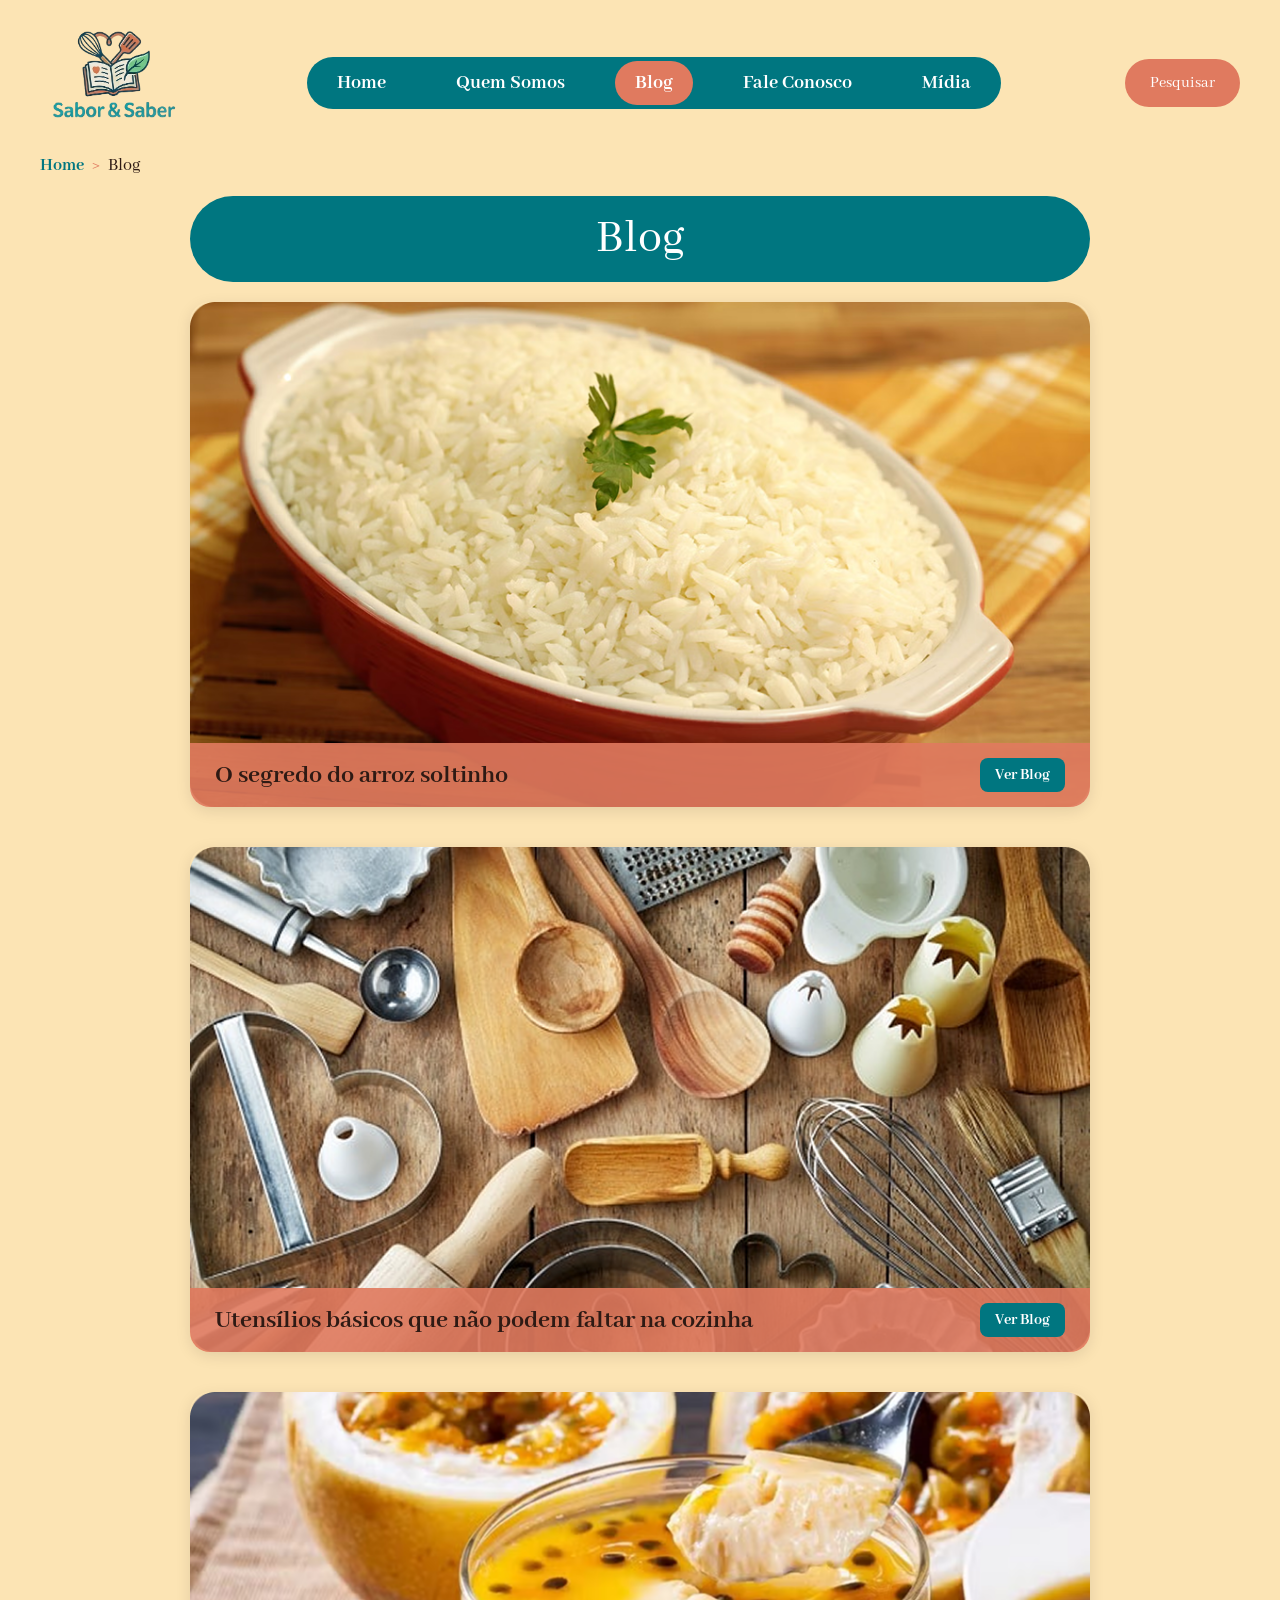
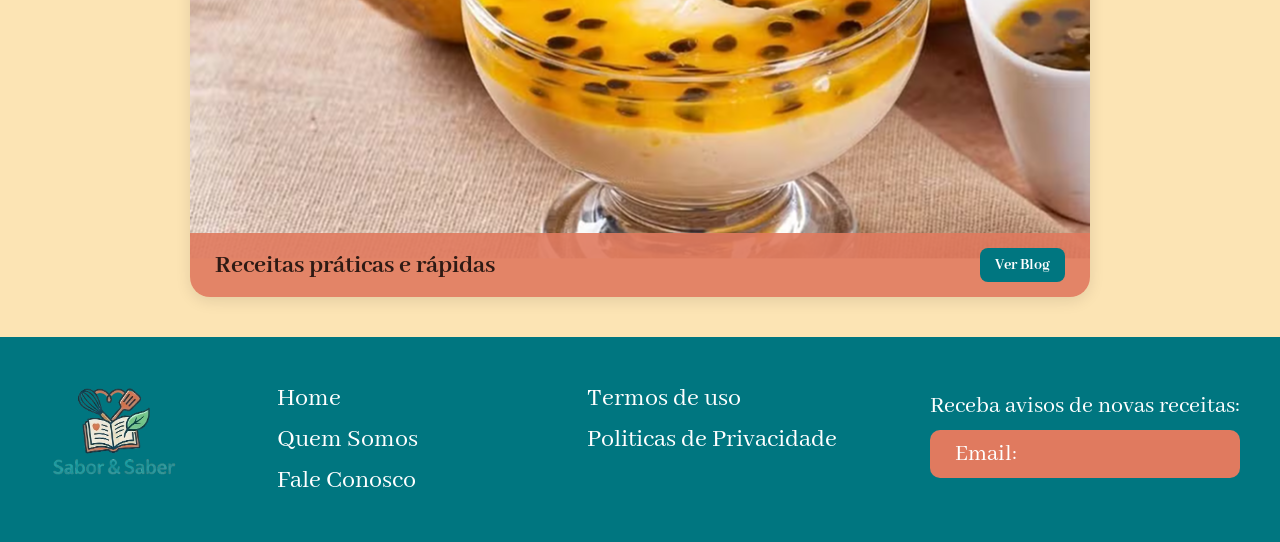
<file: Blog/index.html>
<!DOCTYPE html>
<html lang="pt-br">

    <head>
        <meta charset="UTF-8">
        <meta name="viewport" content="width=device-width, initial-scale=1.0">
        <title>Sabor & Saber - Quem Somos</title>
        <link rel="stylesheet" href="style.css">
    </head>

    <body>
        <div class="master">
            <div class="topo">
                <div class="logo">
                    <img src="../src/images/icone-bg.png" alt="Sabor & Saber">
                </div>

                <div class="menu">
                    <a href="../Home/index.html">Home</a>
                    <a href="../QuemSomos/index.html">Quem Somos</a>
                    <a href>Blog</a>
                    <a href="../FaleConosco/index.html">Fale Conosco</a>
                    <a href="../Video e Audio/index.html">Mídia</a>
                </div>
                <div class="pesquisar">
                    <p>Pesquisar</p>
                </div>
            </div>

            <div class="breadcrumb-container">
                <ul class="breadcrumb-lista">
                    <li><a href="../Home/index.html">Home</a></li>
                    <li><p class="separador">></p></li>
                    <li><p class="atual">Blog</p></li>
                </ul>
            </div>

            <div class="conteudo">
                <div class="titulo-blog">
                    <p>Blog</p>
                </div>

                <div class="blog">
                    <img src="../src/images/arroz-soltinho.png"
                        alt="Bolo de Cenoura com Cobertura de Chocolate">
                    <div class="texto-img">
                        <p>O segredo do arroz soltinho</p>
                        <div class="ver-blog">
                            <a href>Ver Blog</a>
                        </div>
                    </div>
                </div>

                <div class="blog">
                    <img src="../src/images/utensilios.png"
                        alt="Bolo de Cenoura com Cobertura de Chocolate">
                    <div class="texto-img">
                        <p>Utensílios básicos que não podem faltar na
                            cozinha</p>
                        <div class="ver-blog">
                            <a href>Ver Blog</a>
                        </div>
                    </div>
                </div>

                <div class="blog">
                    <img src="../src/images/receitas faceis.png"
                        alt="Bolo de Cenoura com Cobertura de Chocolate">
                    <div class="texto-img">
                        <p>Receitas práticas e rápidas</p>
                        <div class="ver-blog">
                            <a href>Ver Blog</a>
                        </div>
                    </div>
                </div>
            </div>

            <div class="rodape">
                <div class="icone">
                    <img src="../src/images/icone-bg.png" alt="Sabor & Saber">
                </div>

                <div class="menu-rodape">
                    <a href="../Home/index.html">Home</a>
                    <a href>Termos de uso</a>
                    <a href="../QuemSomos/index.html">Quem Somos</a>
                    <a href>Politicas de Privacidade</a>
                    <a href="../FaleConosco/index.html">Fale Conosco</a>
                </div>

                <div class="aviso-email">
                    <p>Receba avisos de novas receitas:</p>
                    <div class="email">
                        <p>Email:</p>
                    </div>
                </div>
            </div>
        </div>
    </body>

</html>
</file>
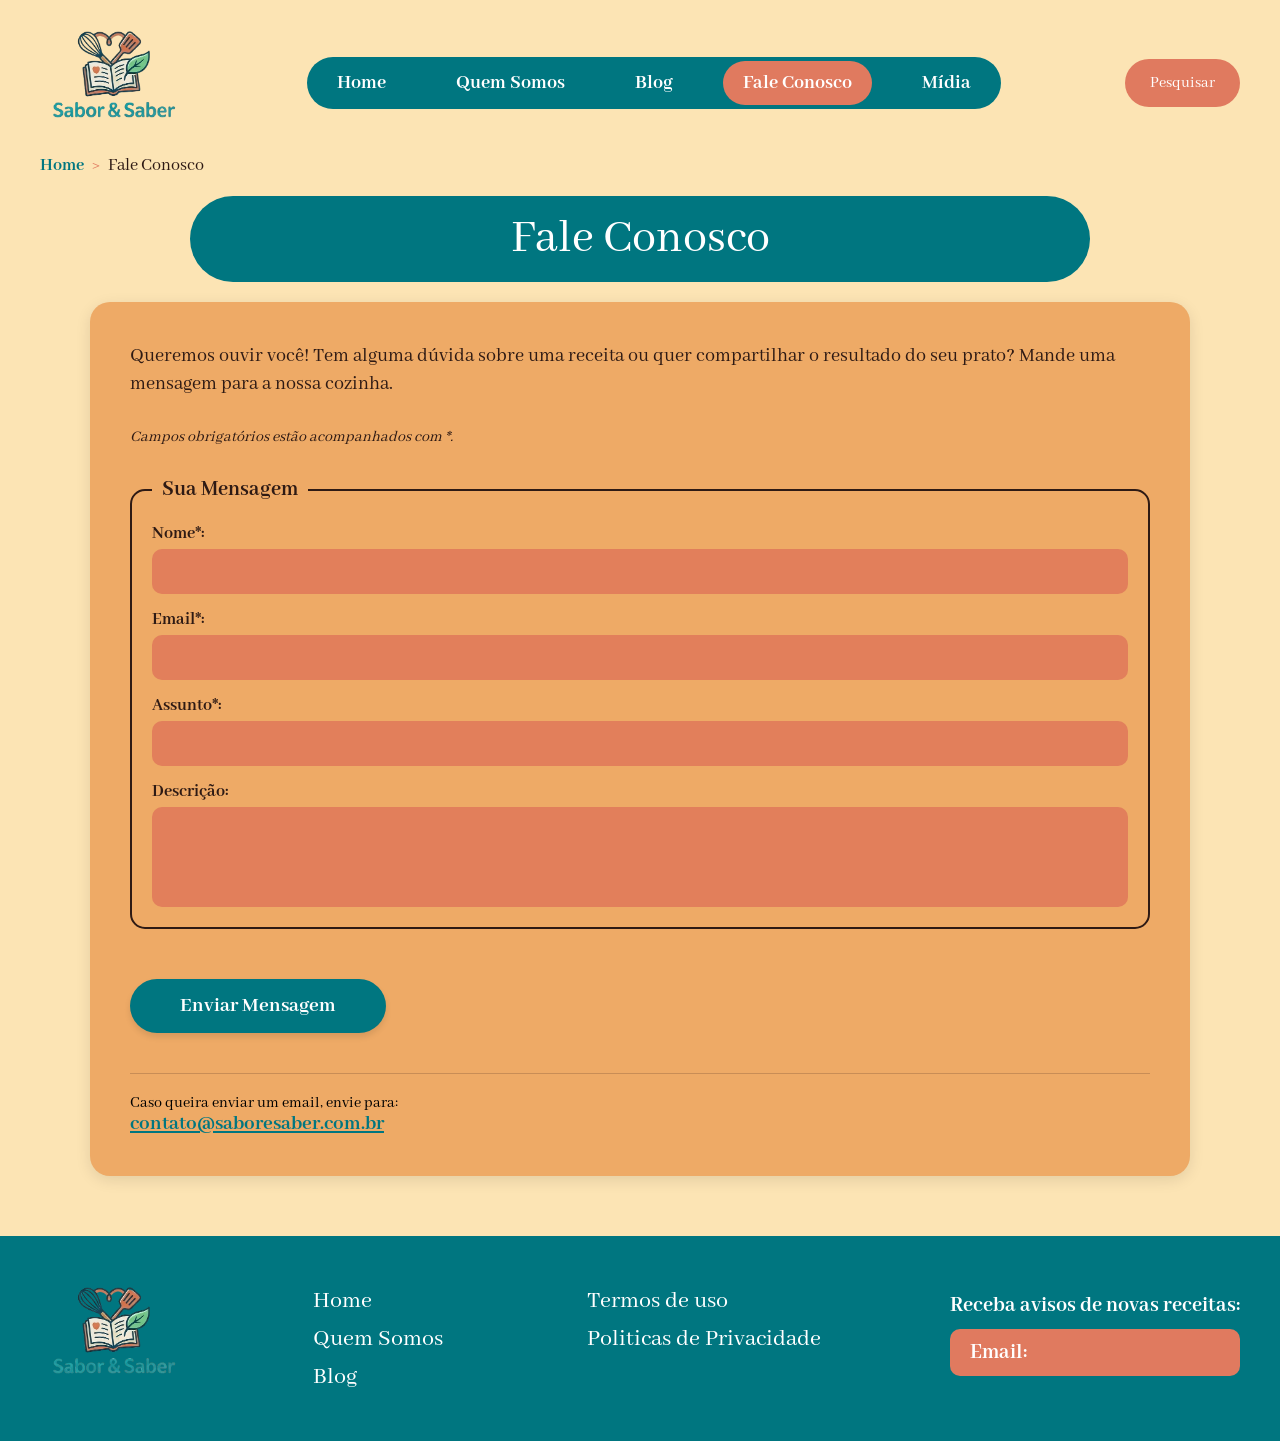
<file: FaleConosco/index.html>
<!DOCTYPE html>
<html lang="pt-br">

    <head>
        <meta charset="UTF-8">
        <meta name="viewport" content="width=device-width, initial-scale=1.0">
        <title>Sabor & Saber - Fale Conosco</title>
        <link rel="stylesheet" href="style.css">
    </head>

    <body>
        <div class="master">
            <div class="topo">
                <div class="logo">
                    <img src="../src/images/icone-bg.png" alt="Sabor & Saber">
                </div>

                <div class="menu">
                    <a href="../Home/index.html">Home</a>
                    <a href="../QuemSomos/index.html">Quem Somos</a>
                    <a href="../Blog/index.html">Blog</a>
                    <a href>Fale Conosco</a>
                    <a href="../Video e Audio/index.html">Mídia</a>
                </div>

                <div class="pesquisar">
                    <p>Pesquisar</p>
                </div>
            </div>

            <div class="breadcrumb-container">
                <ul class="breadcrumb-lista">
                    <li><a href="../Home/index.html">Home</a></li>
                    <li><p class="separador">></p></li>
                    <li><p class="atual">Fale Conosco</p></li>
                </ul>
            </div>

            <div class="fale-conosco">
                <div class="titulo">
                    <p>Fale Conosco</p>
                </div>

                <div class="conteudo">
                    <p>Queremos ouvir você! Tem alguma dúvida sobre uma receita
                        ou quer compartilhar o resultado do seu prato? Mande uma
                        mensagem para a nossa cozinha.</p>

                    <form class="formulario-contato">
                        <p class="aviso-obrigatorio">Campos obrigatórios estão acompanhados com *.</p>
                        
                        <fieldset>
                            <legend>Sua Mensagem</legend>
                            <ul>
                                <li>
                                    <label for="username">Nome*:</label>
                                    <input id="username" type="text" name="username" class="input-padrao" required>
                                </li>
                                <li>
                                    <label for="email">Email*:</label>
                                    <input id="email" type="email" name="email" class="input-padrao" required>
                                </li>
                                <li>
                                    <label for="assunto">Assunto*:</label>
                                    <input id="assunto" type="text" name="assunto" class="input-padrao" required>
                                </li>
                                <li>
                                    <label for="descricao">Descrição:</label>
                                    <input id="descricao" type="text" name="descricao" class="input-padrao input-grande">
                                </li>
                            </ul>
                        </fieldset>

                        <div class="botao-area">
                            <button type="submit" id="btn-enviar">Enviar Mensagem</button>
                        </div>
                    </form>

                    <div class="contato">
                        <p>Caso queira enviar um email, envie para:
                            <p class="email-texto">contato@saboresaber.com.br</p>
                        </p>
                    </div>
                </div>

                <div class="rodape">
                    <div class="icone">
                        <img src="../src/images/icone-bg.png"
                            alt="Sabor & Saber">
                    </div>

                    <div class="menu-rodape">
                        <a href="../Home/index.html">Home</a>
                        <a href>Termos de uso</a>
                        <a href="../QuemSomos/index.html">Quem Somos</a>
                        <a href>Politicas de Privacidade</a>
                        <a href="../Blog/index.html">Blog</a>
                    </div>

                    <div class="aviso-email">
                        <p>Receba avisos de novas receitas:</p>
                        <div class="email">
                            <p>Email:</p>
                        </div>
                    </div>
                </div>
            </div>
        </div>
    </body>

</html>
</file>
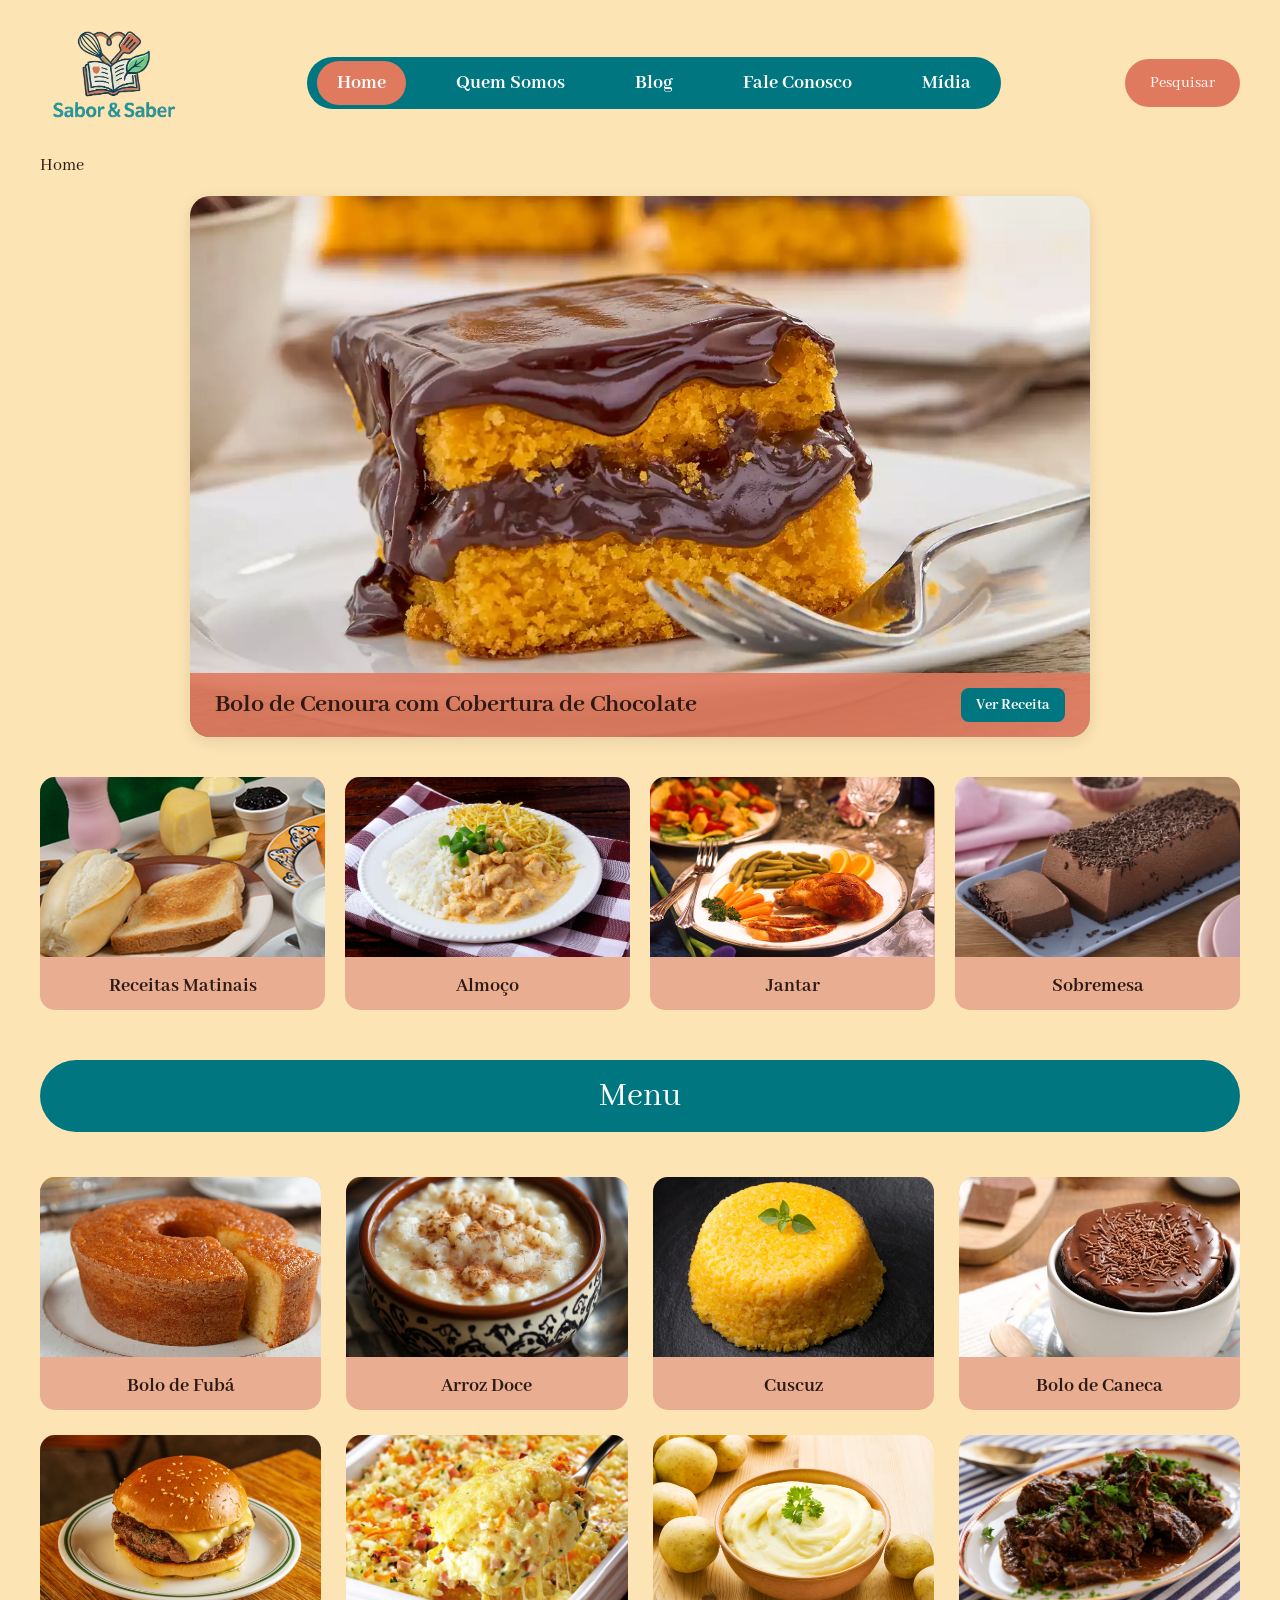
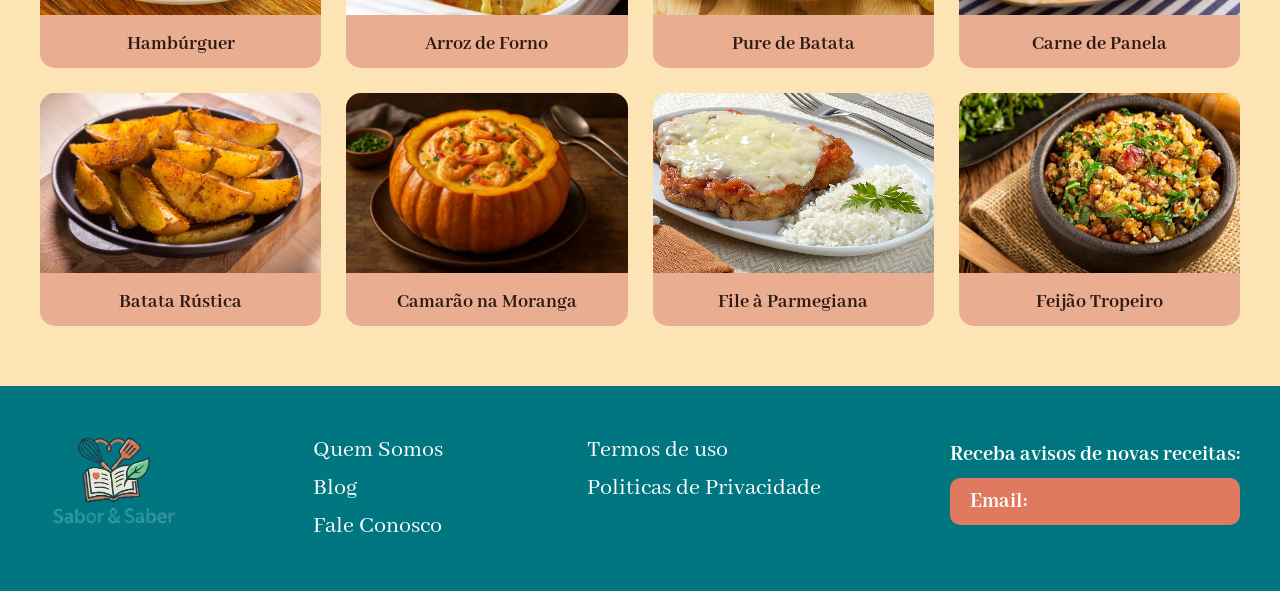
<file: Home/index.html>
<!DOCTYPE html>
<html lang="pt-br">

    <head>
        <meta charset="UTF-8">
        <meta name="viewport" content="width=device-width, initial-scale=1.0">
        <title>Sabor & Saber</title>
        <link rel="stylesheet" href="style.css">
    </head>

    <body>
        <div class="master">
            <div class="topo">
                <div class="logo">
                    <img src="../src/images/icone-bg.png" alt="Sabor & Saber">
                </div>

                <div class="menu">
                    <a href="index.html">Home</a>
                    <a href="../QuemSomos/index.html">Quem Somos</a>
                    <a href="../Blog/index.html">Blog</a>
                    <a href="../FaleConosco/index.html">Fale Conosco</a>
                    <a href="../Video e Audio/index.html">Mídia</a>
                </div>

                <div class="pesquisar">
                    <p>Pesquisar</p>
                </div>
            </div>

            <div class="breadcrumb-container">
                <ul class="breadcrumb-lista">
                    <li><p class="atual">Home</p></li>
                </ul>
            </div>

            <div class="bolo-cenoura">
                <img src="../src/images/bolo-cenoura.png"
                    alt="Bolo de Cenoura com Cobertura de Chocolate">
                <div class="texto-img">
                    <p>Bolo de Cenoura com Cobertura de Chocolate</p>
                    <div class="ver-receita">
                        <a href="../Video e Audio/index.html">Ver Receita</a>
                    </div>
                </div>
            </div>

            <div class="secoes">
                <div class="receitas-matinais">
                    <img src="../src/images/café da manhã.png"
                        alt="Receitas Matinais">
                    <div class="texto-img">
                        <p>Receitas Matinais</p>
                    </div>
                </div>
                <div class="almoco">
                    <img src="../src/images/almoço.png" alt="Almoço">
                    <div class="texto-img">
                        <p>Almoço</p>
                    </div>
                </div>
                <div class="jantar">
                    <img src="../src/images/jantar.png" alt="Jantar">
                    <div class="texto-img">
                        <p>Jantar</p>
                    </div>
                </div>
                <div class="sobremesa">
                    <img src="../src/images/sobremesa.png" alt="Sobremesa">
                    <div class="texto-img">
                        <p>Sobremesa</p>
                    </div>
                </div>
            </div>

            <div class="menu">
                <div class="titulo-menu">
                    <p>Menu</p>
                </div>

                <div class="bolo-fuba">
                    <img src="../src/images/bolo-fuba.png" alt="Bolo de Fubá">
                    <div class="texto-img">
                        <p>Bolo de Fubá</p>
                    </div>
                </div>
                <div class="arroz-doce">
                    <img src="../src/images/arroz-doce.png" alt="Arroz doce">
                    <div class="texto-img">
                        <p>Arroz Doce</p>
                    </div>
                </div>
                <div class="cuscuz">
                    <img src="../src/images/cuzcuz.png" alt="Cuscuz">
                    <div class="texto-img">
                        <p>Cuscuz</p>
                    </div>
                </div>
                <div class="bolo-caneca">
                    <img src="../src/images/bolo-caneca.png"
                        alt="Bolo de Caneca">
                    <div class="texto-img">
                        <p>Bolo de Caneca</p>
                    </div>
                </div>
                <div class="hamburguer">
                    <img src="../src/images/hamburguer.png" alt="Hambúrguer">
                    <div class="texto-img">
                        <p>Hambúrguer</p>
                    </div>
                </div>
                <div class="arroz-forno">
                    <img src="../src/images/arroz-forno.png"
                        alt="Arroz de Forno">
                    <div class="texto-img">
                        <p>Arroz de Forno</p>
                    </div>
                </div>
                <div class="pure-batata">
                    <img src="../src/images/pure-batata.png"
                        alt="Pure de Batata">
                    <div class="texto-img">
                        <p>Pure de Batata</p>
                    </div>
                </div>
                <div class="carne-panela">
                    <img src="../src/images/carne-panela.png"
                        alt="Carne de Panela">
                    <div class="texto-img">
                        <p>Carne de Panela</p>
                    </div>
                </div>
                <div class="batata-rustica">
                    <img src="../src/images/batata-rustica.png"
                        alt="Batata Rústica">
                    <div class="texto-img">
                        <p>Batata Rústica</p>
                    </div>
                </div>
                <div class="camarao-moranga">
                    <img src="../src/images/camarao-moranga.png"
                        alt="Camarão na Moranga">
                    <div class="texto-img">
                        <p>Camarão na Moranga</p>
                    </div>
                </div>
                <div class="file-parmegiana">
                    <img src="../src/images/file-parmegiana.png"
                        alt="File de Parmegiana">
                    <div class="texto-img">
                        <p>File à Parmegiana</p>
                    </div>
                </div>
                <div class="feijao-tropeiro">
                    <img src="../src/images/feijao-tropeiro.png"
                        alt="Feijão Tropeiro">
                    <div class="texto-img">
                        <p>Feijão Tropeiro</p>
                    </div>
                </div>
            </div>

            <div class="rodape">
                <div class="icone">
                    <img src="../src/images/icone-bg.png" alt="Sabor & Saber">
                </div>

                <div class="menu-rodape">
                    <a href="../QuemSomos/index.html">Quem Somos</a>
                    <a href>Termos de uso</a>
                    <a href="../Blog/index.html">Blog</a>
                    <a href>Politicas de Privacidade</a>
                    <a href="../FaleConosco/index.html">Fale Conosco</a>
                </div>

                <div class="aviso-email">
                    <p>Receba avisos de novas receitas:</p>
                    <div class="email">
                        <p>Email:</p>
                    </div>
                </div>
            </div>
        </div>
    </body>

</html>
</file>
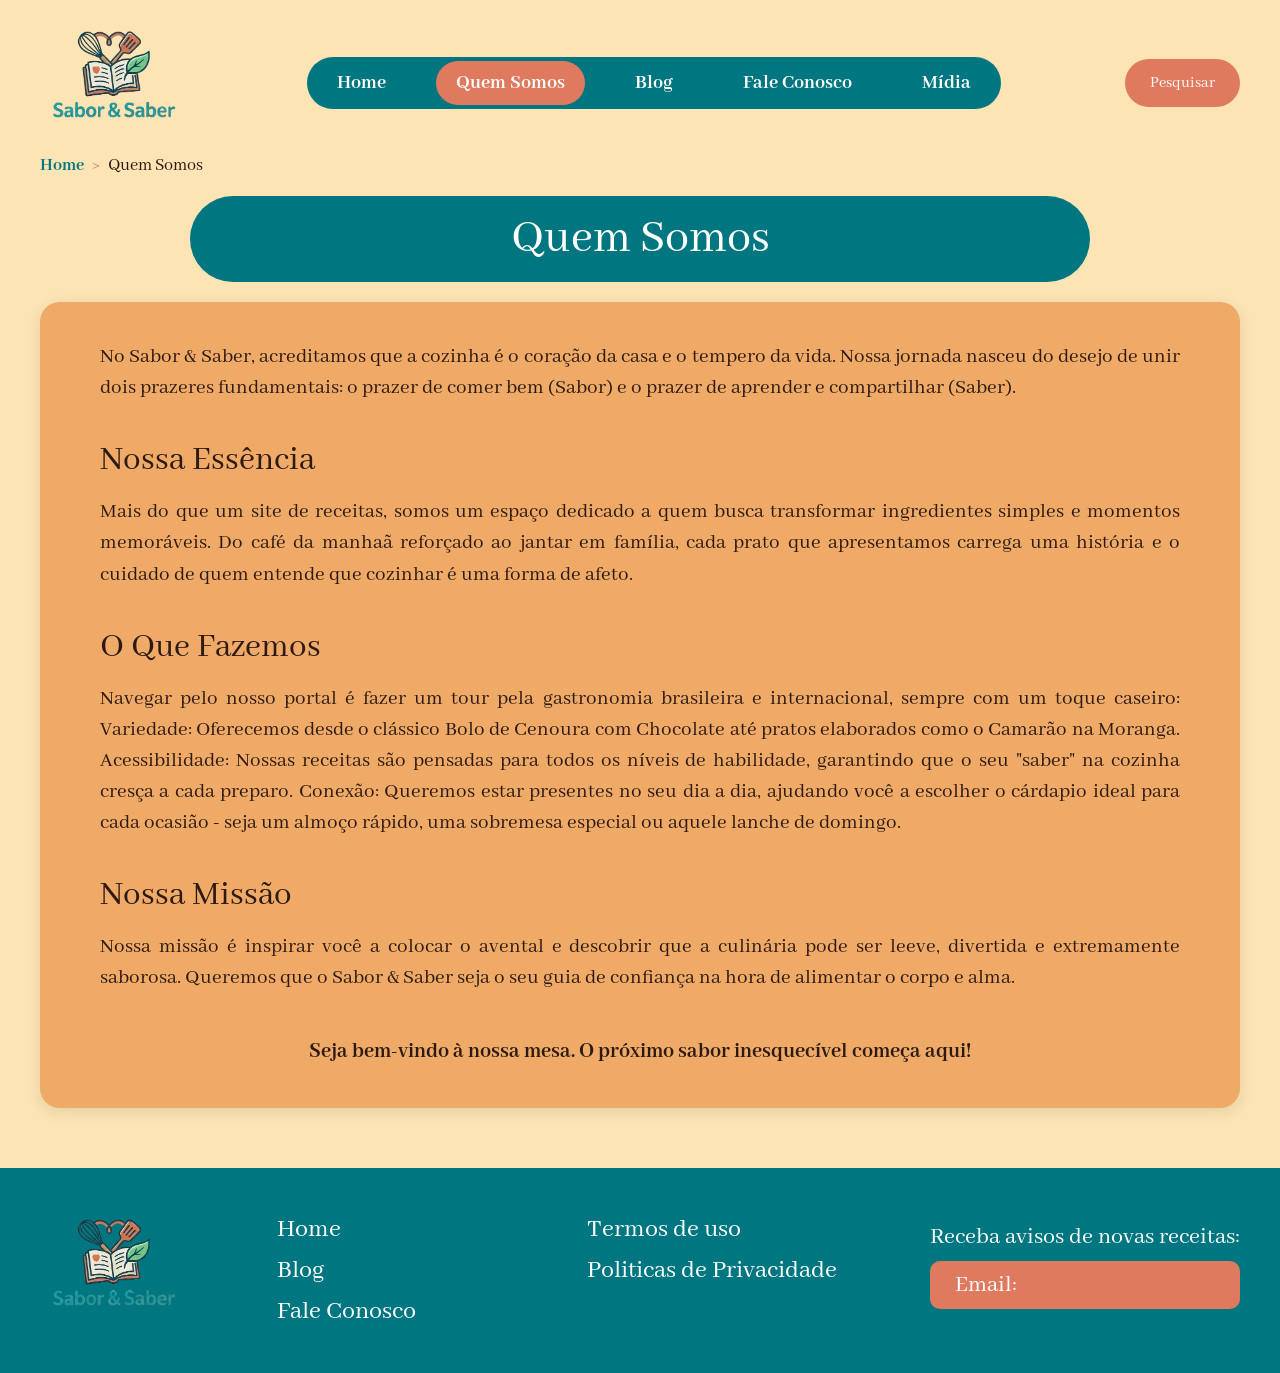
<file: QuemSomos/index.html>
<!DOCTYPE html>
<html lang="pt-br">

    <head>
        <meta charset="UTF-8">
        <meta name="viewport" content="width=device-width, initial-scale=1.0">
        <title>Sabor & Saber - Quem Somos</title>
        <link rel="stylesheet" href="style.css">
    </head>

    <body>
        <div class="master">
            <div class="topo">
                <div class="logo">
                    <img src="../src/images/icone-bg.png" alt="Sabor & Saber">
                </div>

                <div class="menu">
                    <a href="../Home/index.html">Home</a>
                    <a href>Quem Somos</a>
                    <a href="../Blog/index.html">Blog</a>
                    <a href="../FaleConosco/index.html">Fale Conosco</a>
                    <a href="../Video e Audio/index.html">Mídia</a>
                </div>

                <div class="pesquisar">
                    <p>Pesquisar</p>
                </div>
            </div>

            <div class="breadcrumb-container">
                <ul class="breadcrumb-lista">
                    <li><a href="../Home/index.html">Home</a></li>
                    <li><p class="separador">></p></li>
                    <li><p class="atual">Quem Somos</p></li>
                </ul>
            </div>

            <div class="conteudo">
                <div class="titulo-quemsomos">
                    <p>Quem Somos</p>
                </div>

                <div class="info">
                    <div class="info-texto">
                        <p>No Sabor & Saber, acreditamos que a cozinha é o
                            coração da casa e o tempero da vida. Nossa
                            jornada nasceu do desejo de unir dois prazeres
                            fundamentais: o prazer de comer bem (Sabor) e o
                            prazer de aprender e compartilhar (Saber).</p>

                        <p class="info-texto-titulo">Nossa Essência</p>

                        <p>Mais do que um site de receitas, somos um espaço
                            dedicado a quem busca transformar ingredientes
                            simples e momentos memoráveis. Do café da manhaã
                            reforçado ao jantar em família, cada prato que
                            apresentamos carrega uma história e o cuidado de
                            quem entende que cozinhar é uma forma de afeto.
                        </p>

                        <p class="info-texto-titulo">O Que Fazemos</p>

                        <p>Navegar pelo nosso portal é fazer um tour pela
                            gastronomia brasileira e internacional, sempre com
                            um toque caseiro:
                            Variedade: Oferecemos desde o clássico Bolo de
                            Cenoura com Chocolate até pratos elaborados como
                            o Camarão na Moranga.
                            Acessibilidade: Nossas receitas são pensadas para
                            todos os níveis de habilidade, garantindo que
                            o seu "saber" na cozinha cresça a cada preparo.
                            Conexão: Queremos estar presentes no seu dia a dia,
                            ajudando você a escolher o cárdapio ideal
                            para cada ocasião - seja um almoço rápido, uma
                            sobremesa especial ou aquele lanche de domingo.
                        </p>

                        <p class="info-texto-titulo">Nossa Missão</p>

                        <p>Nossa missão é inspirar você a colocar o avental e
                            descobrir que a culinária pode ser leeve,
                            divertida e extremamente saborosa. Queremos que o
                            Sabor & Saber seja o seu guia de confiança na
                            hora de alimentar o corpo e alma.</p>

                        <p class="info-texto-final">Seja bem-vindo à nossa mesa.
                            O próximo sabor inesquecível começa aqui!
                        </p>

                    </div>
                </div>
            </div>

            <div class="rodape">
                <div class="icone">
                    <img src="../src/images/icone-bg.png" alt="Sabor & Saber">
                </div>

                <div class="menu-rodape">
                    <a href="../Home/index.html">Home</a>
                    <a href>Termos de uso</a>
                    <a href="../Blog/index.html">Blog</a>
                    <a href>Politicas de Privacidade</a>
                    <a href="../FaleConosco/index.html">Fale Conosco</a>
                </div>

                <div class="aviso-email">
                    <p>Receba avisos de novas receitas:</p>
                    <div class="email">
                        <p>Email:</p>
                    </div>
                </div>
            </div>
        </div>
    </body>

</html>
</file>
<file: Blog/style.css>
@import url('https://fonts.googleapis.com/css2?family=Abhaya+Libre:wght@400;700&display=swap');

* {
    margin: 0;
    padding: 0;
    box-sizing: border-box;
}

html {
    -webkit-scrollbar {
        display: none;
    }

    -ms-overflow-style: none;
    scrollbar-width: none;
}

body {
    background-color: #fce4b4;
    font-family: 'Abhaya Libre', serif;
}

.master {
    width: 100%;
}

.master .topo {
    display: flex;
    justify-content: space-between;
    align-items: center;
    padding: 20px 40px;
}

.master .breadcrumb-container {
    width: 100%;
    padding: 0 40px;
    margin-top: -10px;
    margin-bottom: 20px;
}

.master .breadcrumb-container .breadcrumb-lista {
    display: flex;
    list-style: none;
    align-items: center;
    gap: 8px;
}

.master .breadcrumb-container .breadcrumb-lista li {
    display: flex;
    align-items: center;
}

.master .breadcrumb-container .breadcrumb-lista li a, .breadcrumb-lista li p {
    font-size: 1.1rem;
    color: #2e1a14;
    text-decoration: none;
    margin: 0;
    padding: 0;
}

.master .breadcrumb-container .breadcrumb-lista li a {
    color: #007680;
    font-weight: 700;
}

.master .breadcrumb-container .breadcrumb-lista li .separador {
    color: #e07a5f;
    font-weight: bold;
}

.master .breadcrumb-container .breadcrumb-lista li .atual {
    font-weight: 400;
    color: #2e1a14;
}

.master .topo .logo img {
    height: 120px;
}

.master .topo .menu {
    background-color: #007680;
    display: flex;
    padding: 4px 10px;
    border-radius: 50px;
    gap: 30px;
    align-items: center;
}

.master .topo .menu a {
    color: white;
    font-size: 1.25rem;
    font-weight: 700;
    text-decoration: none;
    padding: 10px 20px;
}

.master .topo .menu a:nth-child(3) {
    background-color: #e07a5f;
    border-radius: 50px;
}

.master .topo .pesquisar {
    background-color: #e07a5f;
    color: white;
    padding: 15px 25px;
    border-radius: 50px;
    cursor: pointer;
}

.master .conteudo .titulo-blog {
    background-color: #007680;
    width: 80%;
    max-width: 900px;
    margin: 20px auto;
    padding: 15px;
    border-radius: 50px;
    text-align: center;
}

.master .conteudo .titulo-blog p {
    color: white;
    font-size: 3rem;
    font-weight: 400;
}

.master .conteudo .blog {
    position: relative;
    width: 85%;
    max-width: 900px;
    margin: 20px auto 40px auto;
    border-radius: 20px;
    overflow: hidden;
    box-shadow: 0 4px 15px rgba(0, 0, 0, 0.1);
}

.master .blog img {
    width: 100%;
    display: block;
    cursor: pointer;
}

.master .blog .texto-img {
    position: absolute;
    bottom: 0;
    left: 0;
    width: 100%;
    background-color: rgba(224, 122, 95, 0.9);
    padding: 15px 25px;
    display: flex;
    justify-content: space-between;
    align-items: center;
}

.master .blog .texto-img p {
    font-size: 1.6rem;
    color: #2e1a14;
    font-weight: 700;
}

.master .blog .ver-blog {
    background-color: #007680;
    padding: 8px 15px;
    border-radius: 8px;
    cursor: pointer;
    font-size: 1rem;
    font-weight: bold;
}

.master .blog .ver-blog a {
    color: white;
    text-decoration: none;
}

.master .rodape {
    background-color: #007680;
    width: 100%;
    padding: 40px;
    display: flex;
    justify-content: space-between;
    align-items: center;
    color: white;
}

.master .rodape .icone img {
    height: 120px;
}

.master .rodape .menu-rodape {
    display: grid;
    grid-template-columns: 1fr 1fr;
    gap: 10px 60px;
}

.master .rodape .menu-rodape a {
    color: white;
    text-decoration: none;
    font-size: 1.6rem;
}

.master .rodape .aviso-email p {
    font-size: 1.5rem;
    margin-bottom: 10px;
    cursor: default;
}

.master .rodape .aviso-email .email p {
    background-color: #e07a5f;
    padding: 10px 25px;
    border-radius: 10px;
    color: white;
    cursor: text;
}
</file>
<file: FaleConosco/style.css>
@import url('https://fonts.googleapis.com/css2?family=Abhaya+Libre:wght@400;700&display=swap');

* {
    margin: 0;
    padding: 0;
    box-sizing: border-box;
}

html {
    -webkit-scrollbar {
        display: none;
    }

    -ms-overflow-style: none;
    scrollbar-width: none;
}

body {
    background-color: #fce4b4;
    font-family: 'Abhaya Libre', serif;
}

.master {
    width: 100%;
}

.master .topo {
    display: flex;
    justify-content: space-between;
    align-items: center;
    padding: 20px 40px;
}

.master .topo .logo img {
    height: 120px;
}

.master .topo .menu {
    background-color: #007680;
    display: flex;
    padding: 4px 10px;
    border-radius: 50px;
    gap: 30px;
    align-items: center;
}

.master .topo .menu a {
    color: white;
    font-size: 1.25rem;
    font-weight: 700;
    text-decoration: none;
    padding: 10px 20px;
}

.master .topo .menu a:nth-child(4) {
    background-color: #e07a5f;
    border-radius: 50px;
}

.master .topo .pesquisar {
    background-color: #e07a5f;
    color: white;
    padding: 15px 25px;
    border-radius: 50px;
    cursor: pointer;
}

.master .breadcrumb-container {
    width: 100%;
    padding: 0 40px;
    margin-top: -10px;
    margin-bottom: 20px;
}

.master .breadcrumb-container .breadcrumb-lista {
    display: flex;
    list-style: none;
    align-items: center;
    gap: 8px;
}

.master .breadcrumb-container .breadcrumb-lista li {
    display: flex;
    align-items: center;
}

.master .breadcrumb-container .breadcrumb-lista li a, .breadcrumb-lista li p {
    font-size: 1.1rem;
    color: #2e1a14;
    text-decoration: none;
    margin: 0;
    padding: 0;
}

.master .breadcrumb-container .breadcrumb-lista li a {
    color: #007680;
    font-weight: 700;
}

.master .breadcrumb-container .breadcrumb-lista li .separador {
    color: #e07a5f;
    font-weight: bold;
}

.master .breadcrumb-container .breadcrumb-lista li .atual {
    font-weight: 400;
    color: #2e1a14;
}

.master .fale-conosco .titulo {
    background-color: #007680;
    width: 80%;
    max-width: 900px;
    margin: 20px auto;
    padding: 15px;
    border-radius: 50px;
    text-align: center;
}

.master .fale-conosco .titulo p {
    color: white;
    font-size: 3rem;
}

.master .fale-conosco .conteudo {
    background-color: #EEAA66;
    width: 95%;
    max-width: 1100px;
    margin: 0 auto 60px auto;
    padding: 40px;
    border-radius: 20px;
    box-shadow: 0 4px 15px rgba(0, 0, 0, 0.1);
}

.master .fale-conosco .conteudo>p {
    font-size: 1.25rem;
    color: #2e1a14;
    margin-bottom: 30px;
    line-height: 1.4;
}

.master .fale-conosco .formulario-contato {
    display: flex;
    flex-direction: column;
    gap: 20px;
}

.master .fale-conosco .formulario-contato fieldset {
    border: 2px solid #2e1a14; 
    border-radius: 15px;
    padding: 20px;
    margin-bottom: 20px;
}

.master .fale-conosco .formulario-contato legend {
    font-size: 1.4rem;
    font-weight: 700;
    color: #2e1a14;
    padding: 0 10px;
}

.master .fale-conosco .formulario-contato ul {
    list-style: none;
    display: flex;
    flex-direction: column;
    gap: 15px;
}

.master .fale-conosco .formulario-contato li {
    display: flex;
    flex-direction: column;
    gap: 5px;
}

.master .fale-conosco .formulario-contato .aviso-obrigatorio {
    font-size: 1rem;
    color: #2e1a14;
    margin-bottom: 10px;
    font-style: italic;
}

.master .fale-conosco .formulario-contato label {
    font-size: 1.1rem;
    font-weight: bold;
    color: #2e1a14;
}

.master .fale-conosco .input-padrao {
    width: 100%;
    background-color: #E27F5B;
    color: white;
    border: none;
    padding: 12px 20px;
    border-radius: 10px;
    font-size: 1.1rem;
    font-family: 'Abhaya Libre', serif;
    outline: none;
}

.master .fale-conosco .input-padrao:focus {
    border-color: #007680;
    background-color: #d16f4d;
}

.master .fale-conosco .input-grande {
    height: 100px;
}

.master .fale-conosco .input-padrao::placeholder {
    color: rgba(255, 255, 255, 0.7);
}

.master .fale-conosco .botao-area {
    margin-top: 10px;
}

.master .fale-conosco .botao-area #btn-enviar {
    background-color: #007680;
    color: white;
    border: none;
    padding: 15px 50px;
    border-radius: 50px;
    font-size: 1.3rem;
    font-weight: bold;
    font-family: 'Abhaya Libre', serif;
    cursor: pointer;
    transition: all 0.3s ease;
    box-shadow: 0 4px 6px rgba(0,0,0,0.1);
}

.master .fale-conosco .botao-area #btn-enviar:hover {
    background-color: #e07a5f;
    transform: translateY(-2px);
    box-shadow: 0 6px 12px rgba(0,0,0,0.15);
}

.master .fale-conosco .botao-area #btn-enviar:active {
    transform: translateY(0);
}

.master .fale-conosco .conteudo .contato {
    margin-top: 40px;
    border-top: 1px solid rgba(46, 26, 20, 0.2);
    padding-top: 20px;
}

.master .fale-conosco .conteudo .contato .email-texto {
    color: #007680;
    font-weight: bold;
    font-size: 1.3rem;
    text-decoration: underline;
    cursor: pointer;
}

.master .rodape {
    background-color: #007680;
    width: 100%;
    margin-top: 60px;
    padding: 40px;
    display: flex;
    justify-content: space-between;
    align-items: center;
    color: white;
}

.master .rodape .icone img {
    height: 120px;
}

.master .rodape .menu-rodape {
    display: grid;
    grid-template-columns: 1fr 1fr;
    gap: 10px 40px;
}

.master .rodape .menu-rodape a {
    color: white;
    text-decoration: none;
    font-size: 1.5rem;
}

.master .rodape .aviso-email p {
    font-size: 1.4rem;
    margin-bottom: 10px;
    cursor: default;
}

.master .rodape .aviso-email p:first-child {
    font-weight: bold;
    margin-bottom: 10px;
}

.master .rodape .aviso-email .email p:first-child {
    background-color: #e07a5f;
    padding: 10px 20px;
    border-radius: 10px;
    color: white;
    display: block;
    cursor: text;
}
</file>
<file: Home/style.css>
@import url('https://fonts.googleapis.com/css2?family=Abhaya+Libre:wght@400;700&display=swap');

* {
    margin: 0;
    padding: 0;
    box-sizing: border-box;
}

html {
    -webkit-scrollbar {
        display: none;
    }

    -ms-overflow-style: none;
    scrollbar-width: none;
}

body {
    background-color: #fce4b4;
    display: flex;
    justify-content: center;
    font-family: 'Abhaya Libre', serif;
}

.master {
    width: 100%;
}

.master .topo {
    display: flex;
    justify-content: space-between;
    align-items: center;
    padding: 20px 40px;
}

.master .breadcrumb-container {
    width: 100%;
    padding: 0 40px;
    margin-top: -10px;
    margin-bottom: 20px;
}

.master .breadcrumb-container .breadcrumb-lista {
    display: flex;
    list-style: none;
    align-items: center;
    gap: 8px;
}

.master .breadcrumb-container .breadcrumb-lista li {
    display: flex;
    align-items: center;
}

.master .breadcrumb-container .breadcrumb-lista li a, .breadcrumb-lista li p {
    font-size: 1.1rem;
    color: #2e1a14;
    text-decoration: none;
    margin: 0;
    padding: 0;
}

.master .breadcrumb-container .breadcrumb-lista li a {
    color: #007680;
    font-weight: 700;
}

.master .breadcrumb-container .breadcrumb-lista li .separador {
    color: #e07a5f;
    font-weight: bold;
}

.master .breadcrumb-container .breadcrumb-lista li .atual {
    font-weight: 400;
    color: #2e1a14;
}

.master .topo .logo img {
    height: 120px;
}

.master .topo .menu {
    background-color: #007680;
    display: flex;
    padding: 4px 10px;
    border-radius: 50px;
    gap: 30px;
    align-items: center;
}

.master .topo .menu a {
    color: white;
    font-size: 1.25rem;
    font-weight: 700;
    text-decoration: none;
    padding: 10px 20px;
}

.master .topo .menu a:first-child {
    background-color: #e07a5f;
    border-radius: 50px;
}

.master .topo .pesquisar {
    background-color: #e07a5f;
    color: white;
    padding: 15px 25px;
    border-radius: 50px;
    cursor: pointer;
}

.master .bolo-cenoura {
    position: relative;
    width: 85%;
    max-width: 900px;
    margin: 20px auto 40px auto;
    border-radius: 20px;
    overflow: hidden;
    box-shadow: 0 4px 15px rgba(0, 0, 0, 0.1);
}

.master .bolo-cenoura img {
    width: 100%;
    display: block;
    cursor: pointer;
}

.master .bolo-cenoura .texto-img {
    position: absolute;
    bottom: 0;
    left: 0;
    width: 100%;
    background-color: rgba(224, 122, 95, 0.9);
    padding: 15px 25px;
    display: flex;
    justify-content: space-between;
    align-items: center;
}

.master .bolo-cenoura .texto-img p {
    font-size: 1.6rem;
    color: #2e1a14;
    font-weight: 700;
}

.master .bolo-cenoura .ver-receita {
    background-color: #007680;
    padding: 8px 15px;
    border-radius: 8px;
    cursor: pointer;
    font-size: 1rem;
    font-weight: bold;
}

.master .bolo-cenoura .ver-receita a {
    color: white;
    text-decoration: none;
}

.master .secoes {
    display: grid;
    grid-template-columns: repeat(4, 1fr);
    gap: 20px;
    margin-bottom: 50px;
    padding: 0px 40px;
}

.master .secoes>div,
.master div.menu>div {
    text-align: center;
    background-color: #e9ad91;
    border-radius: 15px;
    overflow: hidden;
}

.master .secoes img,
.master div.menu img {
    width: 100%;
    height: 180px;
    object-fit: cover;
    cursor: pointer;
}

.master .secoes .texto-img p,
.master div.menu .texto-img p {
    padding: 12px;
    color: #2e1a14;
    font-size: 1.25rem;
    font-weight: 700;
}

.master div.menu {
    display: grid;
    grid-template-columns: repeat(4, 1fr);
    gap: 25px;
    padding: 0 40px;
}

.master div.menu .titulo-menu {
    grid-column: 1 / -1;
    background-color: #007680;
    color: white;
    padding: 15px;
    border-radius: 50px;
    margin-bottom: 20px;
    text-align: center;
}

.master div.menu .titulo-menu p {
    font-size: 2.2rem;
}

.master .rodape {
    background-color: #007680;
    width: 100%;
    margin-top: 60px;
    padding: 40px;
    display: flex;
    justify-content: space-between;
    align-items: center;
    color: white;
}


.master .rodape .icone img {
    height: 120px;
}

.master .rodape .menu-rodape {
    display: grid;
    grid-template-columns: 1fr 1fr;
    gap: 10px 40px;
}

.master .rodape .menu-rodape a {
    color: white;
    text-decoration: none;
    font-size: 1.5rem;
}

.master .rodape .aviso-email p {
    font-size: 1.4rem;
    margin-bottom: 10px;
    cursor: default;
}

.master .rodape .aviso-email p:first-child {
    font-weight: bold;
    margin-bottom: 10px;
}

.master .rodape .aviso-email .email p:first-child {
    background-color: #e07a5f;
    padding: 10px 20px;
    border-radius: 10px;
    color: white;
    display: block;
    cursor: text;
}
</file>
<file: QuemSomos/style.css>
@import url('https://fonts.googleapis.com/css2?family=Abhaya+Libre:wght@400;700&display=swap');

* {
    margin: 0;
    padding: 0;
    box-sizing: border-box;
}

html {
    -webkit-scrollbar {
        display: none;
    }

    -ms-overflow-style: none;
    scrollbar-width: none;
}

body {
    background-color: #fce4b4;
    font-family: 'Abhaya Libre', serif;
}

.master {
    width: 100%;
}

.master .topo {
    display: flex;
    justify-content: space-between;
    align-items: center;
    padding: 20px 40px;
}

.master .breadcrumb-container {
    width: 100%;
    padding: 0 40px;
    margin-top: -10px;
    margin-bottom: 20px;
}

.master .breadcrumb-container .breadcrumb-lista {
    display: flex;
    list-style: none;
    align-items: center;
    gap: 8px;
}

.master .breadcrumb-container .breadcrumb-lista li {
    display: flex;
    align-items: center;
}

.master .breadcrumb-container .breadcrumb-lista li a, .breadcrumb-lista li p {
    font-size: 1.1rem;
    color: #2e1a14;
    text-decoration: none;
    margin: 0;
    padding: 0;
}

.master .breadcrumb-container .breadcrumb-lista li a {
    color: #007680;
    font-weight: 700;
}

.master .breadcrumb-container .breadcrumb-lista li .separador {
    color: #e07a5f;
    font-weight: bold;
}

.master .breadcrumb-container .breadcrumb-lista li .atual {
    font-weight: 400;
    color: #2e1a14;
}

.master .topo .logo img {
    height: 120px;
}

.master .topo .menu {
    background-color: #007680;
    display: flex;
    padding: 4px 10px;
    border-radius: 50px;
    gap: 30px;
    align-items: center;
}

.master .topo .menu a {
    color: white;
    font-size: 1.25rem;
    font-weight: 700;
    text-decoration: none;
    padding: 10px 20px;
}

.master .topo .menu a:nth-child(2) {
    background-color: #e07a5f;
    border-radius: 50px;
}

.master .topo .pesquisar {
    background-color: #e07a5f;
    color: white;
    padding: 15px 25px;
    border-radius: 50px;
    cursor: pointer;
}

.titulo-quemsomos {
    background-color: #007680;
    width: 80%;
    max-width: 900px;
    margin: 20px auto;
    padding: 15px;
    border-radius: 50px;
    text-align: center;
}

.titulo-quemsomos p {
    color: white;
    font-size: 3rem;
    font-weight: 400;
}

.info {
    background-color: #EEAA66;
    width: 95%;
    max-width: 1200px;
    margin: 0 auto 60px auto;
    padding: 40px 60px;
    border-radius: 20px;
    box-shadow: 0 4px 15px rgba(0, 0, 0, 0.1);
}

.info-texto p {
    font-size: 1.3rem;
    color: #2e1a14;
    line-height: 1.5;
    margin-bottom: 20px;
    text-align: justify;
}

.info-texto .info-texto-titulo {
    font-size: 2.2rem;
    font-weight: 400;
    margin-top: 30px;
    margin-bottom: 10px;
    text-align: left;
}

.info-texto .info-texto-final {
    text-align: center;
    font-size: 1.4rem;
    font-weight: 700;
    margin-top: 40px;
    margin-bottom: 0;
}

.master .rodape {
    background-color: #007680;
    width: 100%;
    padding: 40px;
    display: flex;
    justify-content: space-between;
    align-items: center;
    color: white;
}

.master .rodape .icone img {
    height: 120px;
}

.master .rodape .menu-rodape {
    display: grid;
    grid-template-columns: 1fr 1fr;
    gap: 10px 60px;
}

.master .rodape .menu-rodape a {
    color: white;
    text-decoration: none;
    font-size: 1.6rem;
}

.master .rodape .aviso-email p {
    font-size: 1.5rem;
    margin-bottom: 10px;
}

.master .rodape .aviso-email .email p {
    background-color: #e07a5f;
    padding: 10px 25px;
    border-radius: 10px;
    color: white;
    cursor: text;
}
</file>
